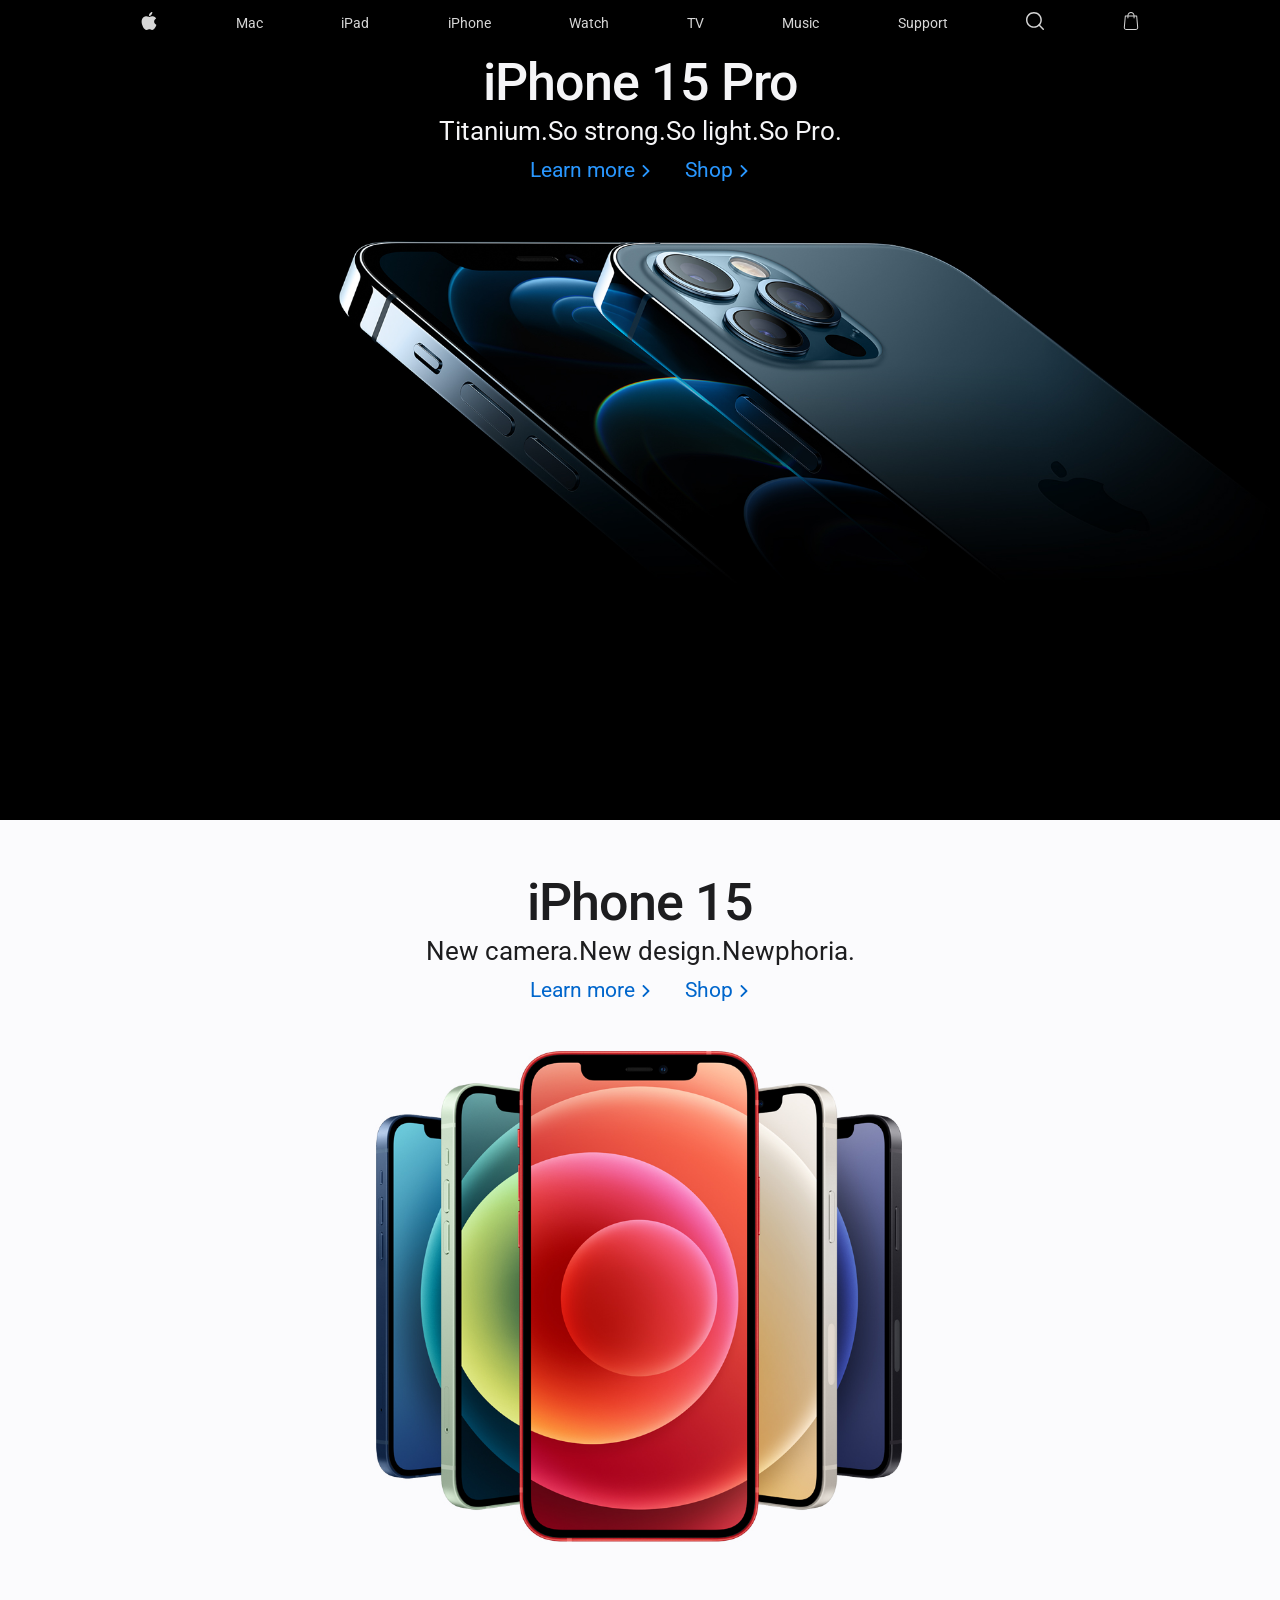
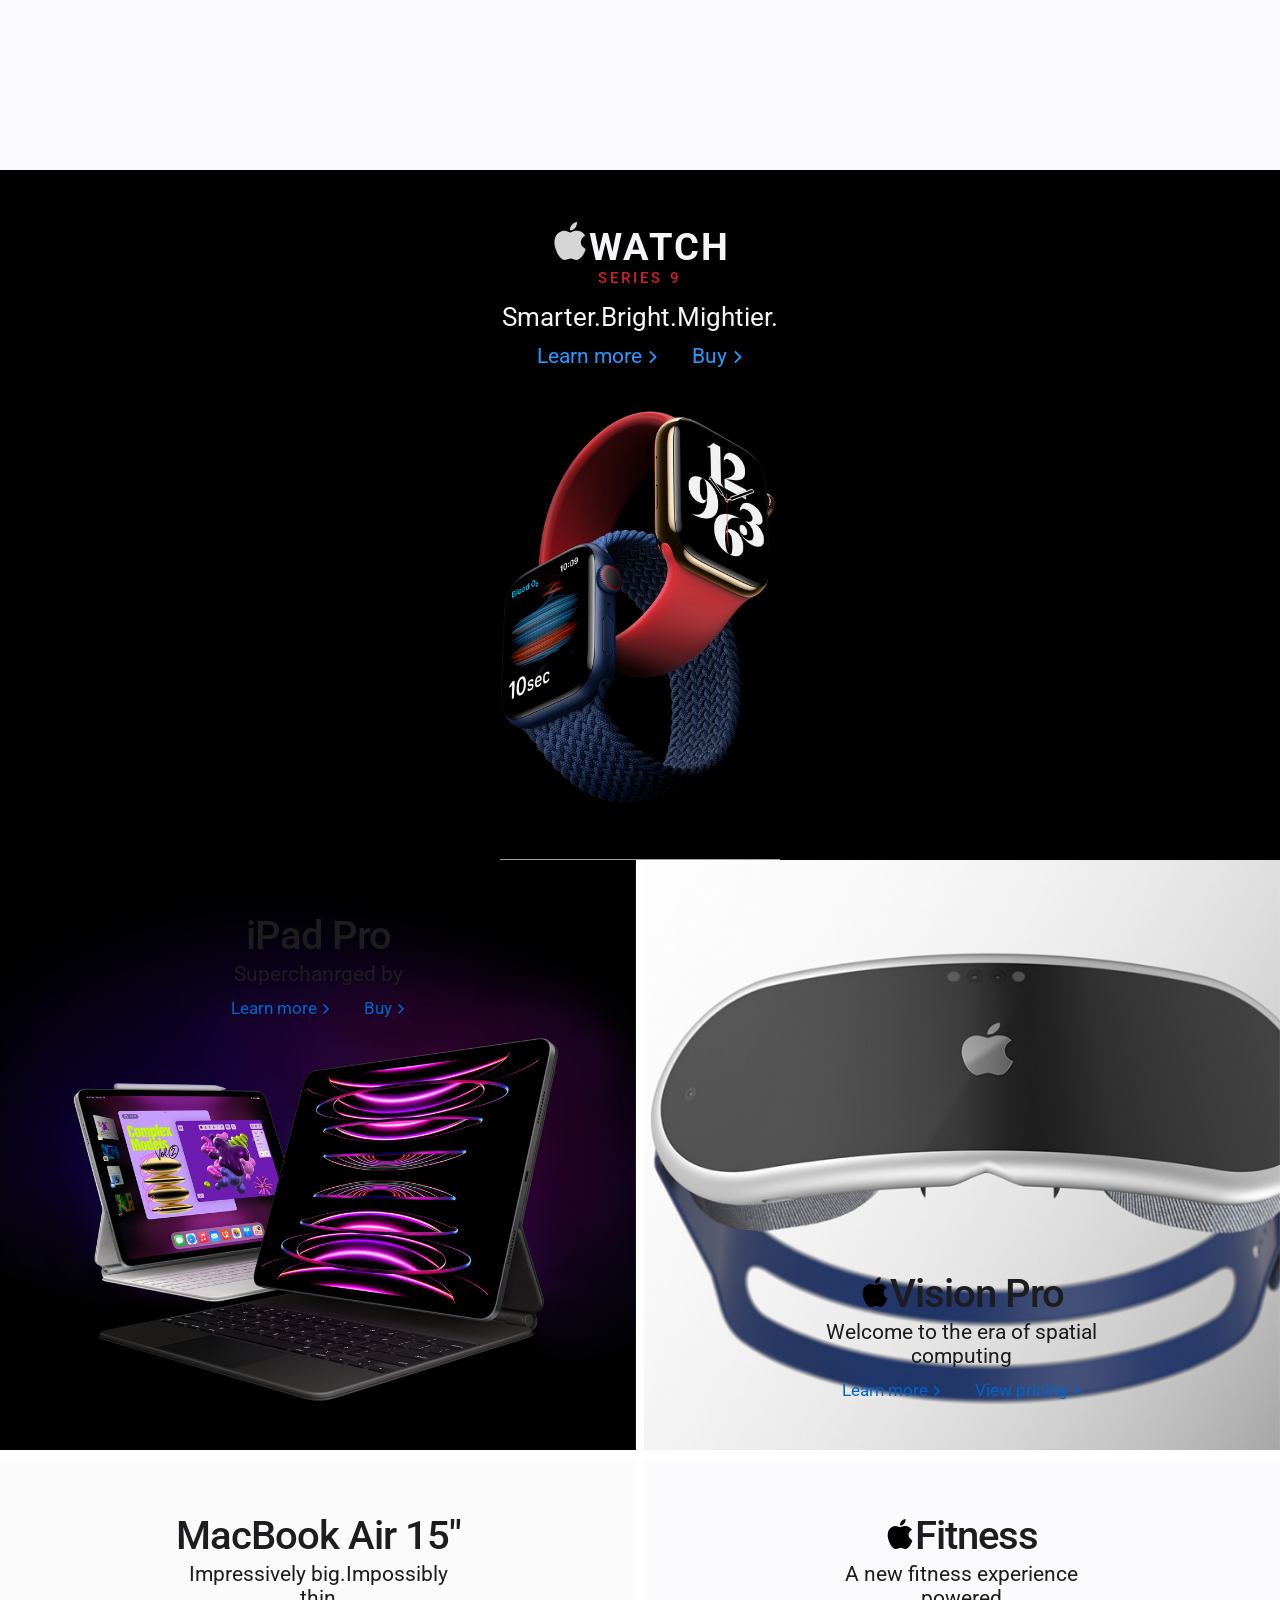
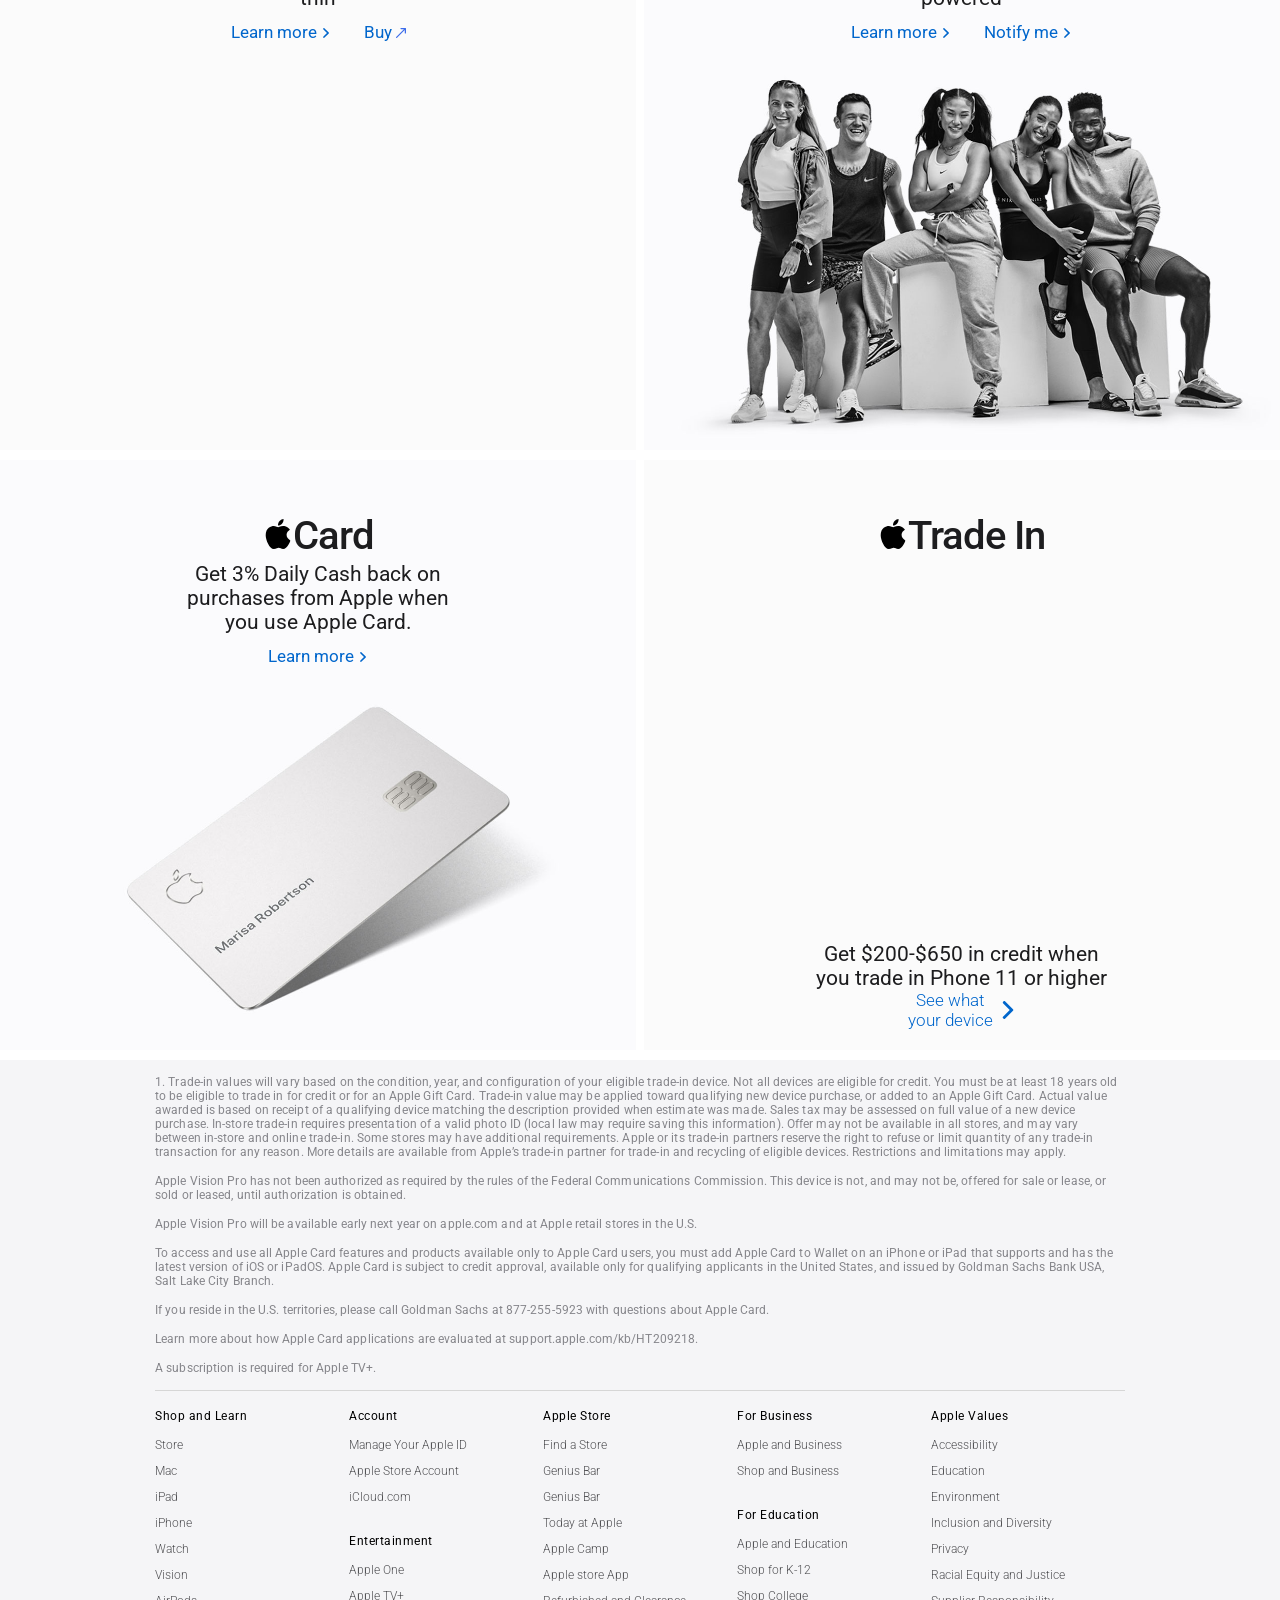
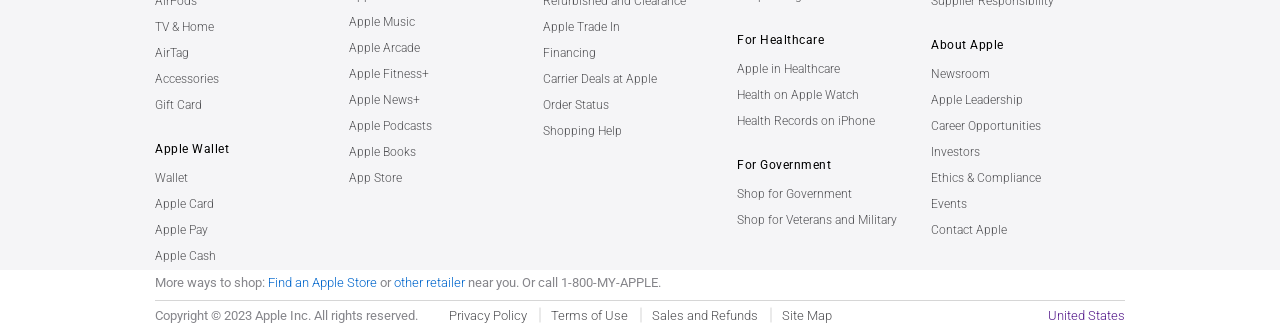
<file: index.html>
<!DOCTYPE html>
<html lang="en">
<head>
    <meta charset="UTF-8" />
    <meta name="viewport" content="width=device-width, initial-scale=1.0" />
    <link
    href="https://fonts.googleapis.com/css2?family=Roboto:wght@300;400;500;700&display=swap"
    rel="stylesheet"
    />
    <link rel="stylesheet" href="./css/main.css" />
    <title>Apple</title>
</head>
<body>

    <header>
    <ul>
        <li><img src="./svg/apple.svg" alt="apple" /></li>
        <li>Mac</li>
        <li>iPad</li>
        <li>iPhone</li>
        <li>Watch</li>
        <li>TV</li>
        <li>Music</li>
        <li>Support</li>
        <li><img src="./svg/search.svg" alt="search" /></li>
        <li><img src="./svg/shopping-bag.svg" alt="shopping bag" /></li>
    </ul>
    </header>

    
    <section class="section1">
    <div
        class="background"
        style="background-image: url(./img/iPhone\ 12.jpg)">
    </div>
    <div class="top__title">
        <h1>iPhone 15 Pro</h1>
        <h3>Titanium.So strong.So light.So Pro.</h3>
        <div class="top__title--links">
        <a href="">Learn more <img src="./svg/right-arrow-blue.svg" alt=""/></a>
        <a href="">Shop <img src="./svg/right-arrow-blue.svg" alt="" /></a>
        </div>
    </div>
    </section>

    <section class="section2">
    <div class="background" style="background-image: url(./img/s-2.jpg)"></div>
    <div class="top__title">
        <h1 class="black">iPhone 15</h1>
        <h3 class="black">New camera.New design.Newphoria.</h3>
        <div class="top__title--links">
        <a href="" class="dark-blue">Learn more <img src="./svg/right-arrow-darkBlue.svg" alt=""/></a>
        <a href="" class="dark-blue"
            >Shop <img src="./svg/right-arrow-darkBlue.svg" alt=""/></a>
        </div>
    </div>
    </section>

    <section class="section3">
    <div
        class="background"
        style="background-image: url(./img/s-3.jpg)"
    ></div>

    <div class="top__title">
        <h1><img src="./svg/apple.svg" alt="apple" />WATCH</h1>
        <h4>SERIES 9</h4>
        <h3>Smarter.Bright.Mightier.</h3>
        <div class="top__title--links">
        <a href=""
            >Learn more <img src="./svg/right-arrow-blue.svg" alt=""
        /></a>
        <a href="">Buy <img src="./svg/right-arrow-blue.svg" alt="" /></a>
        </div>
    </div>
    </section>

    <section class="section4">
    <div class="row">
        <div class="section4__item">
        <div
            class="background"
            style="background-image: url(./img/1.jpg)"
        ></div>

        <div class="top__title">
            <h1 class="black">iPad Pro</h1>
            <h3 class="black">Superchanrged by</h3>
            <div class="top__title--links">
            <a href="" class="dark-blue"
                >Learn more <img src="./svg/right-arrow-darkBlue.svg" alt=""
            /></a>
            <a href="" class="dark-blue"
                >Buy <img src="./svg/right-arrow-darkBlue.svg" alt=""
            /></a>
            </div>
        </div>
        </div>

        <div class="section4__item">
        <div
            class="background"
            style="background-image: url(./img/apple-vr-.jpg)"
        ></div>

        <div class="top__title">
            <div class="homePod">
            <h1 class="black"><img src="./svg/apple _black.svg" >Vision Pro</h1>
            <h3 class="black">
                Welcome to the era of spatial computing
            </h3>
            <div class="top__title--links">
                <a href="" class="dark-blue"
                >Learn more <img src="./svg/right-arrow-darkBlue.svg" alt=""
                /></a>
                <a href="" class="dark-blue"
                >View pricing
                <img src="./svg/right-arrow-darkBlue.svg" alt=""
                /></a>
            </div>
            </div>
        </div>
        </div>
    </div>

    <div class="row">
        <div class="section4__item">
        <div
            class="background one"
            style="background-image: url(https://avatars.mds.yandex.net/get-mpic/1865219/img_id1362056060197242477.jpeg/orig)"
        ></div>

        <div class="top__title">
            <h1 class="black">MacBook Air 15"</h1>
            <h3 class="black">
            Impressively big.Impossibly thin
            </h3>
            <div class="top__title--links">
            <a href="" class="dark-blue"
                >Learn more <img src="./svg/right-arrow-darkBlue.svg" alt=""
            /></a>
            <a href="" class="dark-blue"
                >Buy <img src="./svg/diagonal-arrow.svg" alt=""
            /></a>
            </div>
        </div>
        </div>

        <div class="section4__item">
        <div
            class="background"
            style="background-image: url(./img/s-4.4.jpg)"
        ></div>

        <div class="top__title">
            <h1 class="black">
            <img src="./svg/apple _black.svg" alt="apple" />Fitness
            </h1>
            <h3 class="black">
            A new fitness experience powered
            </h3>
            <div class="top__title--links">
            <a href="" class="dark-blue"
                >Learn more <img src="./svg/right-arrow-darkBlue.svg" alt=""
            /></a>
            <a href="" class="dark-blue"
                >Notify me <img src="./svg/right-arrow-darkBlue.svg" alt=""
            /></a>
            </div>
        </div>
        </div>
    </div>

    <div class="row">
        <div class="section4__item">
        <div
            class="background"
            style="background-image: url(./img/s-4.5.jpg)"
        ></div>

        <div class="top__title">
            <h1 class="black">
            <img src="./svg/apple _black.svg" alt="apple" />Card
            </h1>
            <h3 class="black">
            Get 3% Daily Cash back on purchases from Apple when you use Apple
            Card.
            </h3>
            <div class="top__title--links">
            <a href="" class="dark-blue"
                >Learn more <img src="./svg/right-arrow-darkBlue.svg" alt=""
            /></a>
            </div>
        </div>
        </div>

        <div class="section4__item">
        <div
            class="background"
            style="background-image: url(https://rbs-store.ru/thumb/2/OktgCJRxNDX2bJktKwcQVQ/1920c/d/apple-trade-in-2021.jpg)"
        ></div>

        <div class="top__title">
            <h1 class="black"><img src="./svg/apple _black.svg">Trade In</h1>
            <div class="subTitle">
            <h3 class="black">
                Get $200-$650 in credit when you trade in Phone 11 or higher
            </h3>
            <a href="" class="dark-blue"
            > See what your device  <img src="./svg/right-arrow-darkBlue.svg" alt=""
            /></a>
            </div>
        </div>
        </div>
</div>
    </section>


    <footer class="footer">
<div class="footer__wrapper">
        <ul>
        <li>1. Trade-in values will vary based on the condition, year, and configuration of your eligible trade-in device. Not all devices are eligible for credit. You must be at least 18 years old to be eligible to trade in for credit or for an Apple Gift Card. Trade-in value may be applied toward qualifying new device purchase, or added to an Apple Gift Card. Actual value awarded is based on receipt of a qualifying device matching the description provided when estimate was made. Sales tax may be assessed on full value of a new device purchase. In-store trade-in requires presentation of a valid photo ID (local law may require saving this information). Offer may not be available in all stores, and may vary between in-store and online trade-in. Some stores may have additional requirements. Apple or its trade-in partners reserve the right to refuse or limit quantity of any trade-in transaction for any reason. More details are available from Apple’s trade-in partner for trade-in and recycling of eligible devices. Restrictions and limitations may apply.</li>
        <li>
            Apple Vision Pro has not been authorized as required by the rules of the Federal Communications Commission. This device is not, and may not be, offered for sale or lease, or sold or leased, until authorization is obtained.
        </li>
<li>
            Apple Vision Pro will be available early next year on apple.com and at Apple retail stores in the U.S.
        </li>
        <li>
            To access and use all Apple Card features and products available only to Apple Card users, you must add Apple Card to Wallet on an iPhone or iPad that supports and has the latest version of iOS or iPadOS. Apple Card is subject to credit approval, available only for qualifying applicants in the United States, and issued by Goldman Sachs Bank USA, Salt Lake City Branch. 
        </li>
        <li>If you reside in the U.S. territories, please call Goldman Sachs at 877-255-5923 with questions about Apple Card.</li>
        <li>
            Learn more about how Apple Card applications are evaluated at support.apple.com/kb/HT209218.
        </li>
<li>
            A subscription is required for Apple TV+.
        </li>
        </ul>

        <div class="footer__links">
        <div class="footer__links--column">
            <div class="footer__links--column-title">Shop and Learn</div>
            <a href="">Store</a>
            <a href="">Mac</a>
            <a href="">iPad</a>
            <a href="">iPhone</a>
            <a href="">Watch</a>
            <a href="">Vision</a>
            <a href="">AirPods</a>
            <a href="">TV & Home</a>
            <a href="">AirTag</a>
            <a href="">Accessories</a>
            <a href="">Gift Card</a>
            <div class="footer__links--column-title">Apple Wallet</div>
            <a href="">Wallet</a>
            <a href="">Apple Card</a>
            <a href="">Apple Pay</a>
            <a href="">Apple Cash</a>
        </div>

        <div class="footer__links--column">
            <div class="footer__links--column-title">Account</div>
            <a href="">Manage Your Apple ID</a>
            <a href="">Apple Store Account</a>
            <a href="">iCloud.com</a>
            <div class="footer__links--column-title">Entertainment</div>
            <a href="">Apple One</a>
            <a href="">Apple TV+</a>
            <a href="">Apple Music</a>
            <a href="">Apple Arcade</a>
            <a href="">Apple Fitness+</a>
            <a href="">Apple News+</a>
            <a href="">Apple Podcasts</a>
            <a href="">Apple Books</a>
            <a href="">App Store</a>
        </div>

        <div class="footer__links--column">
            <div class="footer__links--column-title">Apple Store</div>
            <a href="">Find a Store</a>
            <a href="">Genius Bar</a>
            <a href="">Genius Bar</a>
            <a href="">Today at Apple</a>
            <a href="">Apple Camp</a>
            <a href="">Apple store App</a>
            <a href="">Refurbished and Clearance</a>
            <a href="">Apple Trade In</a>
            <a href="">Financing</a>
            <a href="">Carrier Deals at Apple</a>
            <a href="">Order Status</a>
            <a href="">Shopping Help</a>
        </div>

            <div class="footer__links--column">
            <div class="footer__links--column-title">For Business</div>
            <a href="">Apple and Business</a>
            <a href="">Shop and Business</a>
            <div class="footer__links--column-title">For Education</div>
            <a href="">Apple and Education</a>
            <a href="">Shop for K-12</a>
            <a href="">Shop College</a>
            <div class="footer__links--column-title">For Healthcare</div>
            <a href="">Apple in Healthcare</a>
            <a href="">Health on Apple Watch</a>
            <a href="">Health Records on iPhone</a>
            <div class="footer__links--column-title">For Government</div>
            <a href="">Shop for Government</a>
            <a href="">Shop for Veterans and Military</a>
        </div>

            <div class="footer__links--column">
            <div class="footer__links--column-title">Apple Values</div>
            <a href="">Accessibility</a>
            <a href="">Education</a>
            <a href="">Environment</a>
            <a href="">Inclusion and Diversity</a>
            <a href="">Privacy</a>
            <a href="">Racial Equity and Justice</a>
            <a href="">Supplier Responsibility</a>
            <div class="footer__links--column-title">About Apple</div>
            <a href="">Newsroom</a>
            <a href="">Apple Leadership</a>
            <a href="">Career Opportunities</a>
            <a href="">Investors</a>
            <a href="">Ethics & Compliance</a>
            <a href="">Events</a>
            <a href="">Contact Apple</a>
        </div>
        </div>

        <div class="footer__more">
        More ways to shop: <a href="">Find an Apple Store</a> or
        <a href="">other retailer</a> near you. Or call 1-800-MY-APPLE.
        </div>

        <div class="footer__copyright">
        <p>Copyright © 2023 Apple Inc. All rights reserved.</p>
        <a href="">United States</a>

        <div class="links">
            <a href="">Privacy Policy</a>
            <a href="">Terms of Use</a>
            <a href="">Sales and Refunds</a>
            <a href="">Site Map</a>
            </div>
        </div>
        </div>
    </div>
    </footer>
</body>
</html>
</file>
<file: css/main.css>
:root {
    --greyDark: #333333;
    --greyLight: #d6d6d6;
    --greyLight2: #a1a1a6;
    --white: #f5f5f7;
    --text: #1d1d1f;
    --blue: #0071e3;
    --a: #2997ff;
}

  * {
    margin: 0;
    padding: 0;
    -webkit-box-sizing: border-box;
            box-sizing: border-box;
}

body {
    font-family: "Roboto", sans-serif;
    font-size: 14px;
}

a {
    text-decoration: none;
    font-weight: 300;
}

a:hover {
    text-decoration: underline;
}

.black {
    color: var(--text) !important;
}

.dark-blue {
    color: #06c !important;
}

header {
    width: 100%;
    height: 45px;
    background: rgba(0, 0, 0, 0.8);
    position: fixed;
    top: 0;
    left: 0;
    z-index: 9999;
    -webkit-backdrop-filter: saturate(180%) blur(20px);
            backdrop-filter: saturate(180%) blur(20px);
}

header ul {
    height: 100%;
    width: 100%;
    max-width: 1000px;
    margin: auto;
    display: -webkit-box;
    display: -ms-flexbox;
    display: flex;
    -webkit-box-align: center;
        -ms-flex-align: center;
            align-items: center;
    -webkit-box-pack: justify;
        -ms-flex-pack: justify;
            justify-content: space-between;
    color: var(--greyLight);
}

header ul li {
    cursor: pointer;
    list-style: none;
}

header ul li:hover {
    color: #fff;
}

header ul li img {
    width: 18px;
    height: 18px;
}

.information {
    height: 45px;
    width: 100%;
    background: var(--blue);
    text-align: center;
    line-height: 45px;
    margin-top: 45px;
}

.information img {
    width: 10px;
}

.information a {
    color: #fff;
}

.information-2 {
    background: #fff;
    color: var(--text);
    margin: 0;
}

.information-2 a {
    color: var(--blue);
}

.top__title {
    margin-top: 52px;
    color: var(--white);
    text-align: center;
    z-index: 3;
}

.top__title h1 {
    font-size: 52px;
    font-weight: 500;
    letter-spacing: -1px;
}

.top__title h3 {
    margin-top: 3px;
    font-size: 26px;
    font-weight: 400;
}

.top__title h4 {
    font-size: 15px;
    font-weight: 500;
    letter-spacing: 3px;
    margin-bottom: 15px;
    color: #d01f2a;
}

.top__title--links {
    margin-top: 12px;
}

.top__title--links a {
    font-size: 21px;
    font-weight: 400;
    color: var(--a);
}

.top__title--links a:nth-child(2) {
    margin-left: 30px;
}

.top__title--links a img {
    width: 12px;
}

.bottom__title {
    position: absolute;
    left: 50%;
    -webkit-transform: translateX(-50%);
            transform: translateX(-50%);
    bottom: 50px;
    text-align: center;
    z-index: 3;
}

.bottom__title h2 {
    font-size: 21px;
    font-weight: 400;
    line-height: 30px;
    color: var(--greyLight2);
}

.bottom__title h2:nth-child(1) {
    color: var(--white);
    font-weight: 600;
}

.bottom__title h2:nth-child(4) {
    margin-top: 20px;
}

.background {
    position: absolute;
    bottom: 0;
    left: 0;
    width: 100%;
    height: 120%;
    background-size: cover;
    background-position: center;
    z-index: -1;
}

.section1 {
    height: 820px;
    width: 100%;
    position: relative;
    overflow: hidden;
}

.section1 .background {
    top: -13%;
}

.section2 {
    height: 950px;
    position: relative;
    width: 100%;
    overflow: hidden;
}

.section2 .background {
    top: -13%;
}

.section3 {
    width: 100%;
    height: 690px;
    overflow: hidden;
    position: relative;
    background: #000;
}

.section3 h1 {
    font-size: 38px;
    font-weight: 700;
    letter-spacing: 2px;
}

.section3 h1 img {
    width: 38px;
}

.section3 .background {
    width: 280px;
    height: 450px;
    left: 50%;
    -webkit-transform: translateX(-50%);
            transform: translateX(-50%);
    z-index: 1;
}

.section4 {
    width: 100%;
    display: -webkit-box;
    display: -ms-flexbox;
    display: flex;
    -webkit-box-orient: vertical;
    -webkit-box-direction: normal;
        -ms-flex-direction: column;
            flex-direction: column;
    overflow: hidden;
}

.section4 .row {
    width: 100%;
    display: -webkit-box;
    display: -ms-flexbox;
    display: flex;
    -webkit-box-align: center;
        -ms-flex-align: center;
            align-items: center;
    -webkit-box-pack: justify;
        -ms-flex-pack: justify;
            justify-content: space-between;
    margin-bottom: 10px;
}

.section4__item {
    height: 590px;
    -webkit-box-flex: 0.497;
        -ms-flex: 0.497;
            flex: 0.497;
    position: relative;
    overflow: hidden;
    display: -webkit-box;
    display: -ms-flexbox;
    display: flex;
    width: 100%;
    -webkit-box-pack: center;
        -ms-flex-pack: center;
            justify-content: center;
    background: #fbfbfb;
}

.section4__item h1 {
    font-size: 40px;
}

.section4__item h1 img {
    width: 30px;
}

.section4__item h3 {
    max-width: 298px;
    font-size: 21px;
    font-weight: 400;
}

.section4__item h4 {
    font-size: 12px;
    letter-spacing: normal;
    margin-bottom: 0;
}

.section4__item a {
    font-size: 17px;
}

.section4__item a img {
    width: 10px;
}

.section4__item .background {
    height: 100%;
    left: 50%;
    -webkit-transform: translateX(-50%);
            transform: translateX(-50%);
    z-index: 2;
}

.section4__item .homePod {
    position: absolute;
    left: 50%;
    -webkit-transform: translateX(-50%);
            transform: translateX(-50%);
    bottom: 50px;
}

.section4__item .one {
    width: 550px;
    height: 350px;
}

.section4__item .subTitle {
    position: absolute;
    bottom: 30px;
    left: 50%;
    -webkit-transform: translateX(-50%);
            transform: translateX(-50%);
}

.section4__item .subTitle a {
    height: 20px;
    width: 110px;
    margin: auto;
    margin-top: 10px;
    color: #000;
    display: -webkit-box;
    display: -ms-flexbox;
    display: flex;
    -webkit-box-align: center;
        -ms-flex-align: center;
            align-items: center;
}
.section4__item .subTitle a img {
    width: 18px;
    margin-left: 5px;
}
.footer {
    width: 100%;
    height: 810px;
    background: var(--white);
    display: -webkit-box;
    display: -ms-flexbox;
    display: flex;
    -webkit-box-pack: center;
        -ms-flex-pack: center;
            justify-content: center;
}
.footer__wrapper {
    width: 970px;
}
.footer ul {
    font-size: 12px;
    list-style: none;
    color: #86868b;
    border-bottom: 1px solid var(--greyLight);
}

.footer ul li {
    margin: 15px 0;
    letter-spacing: 0.1px;
}
.footer__links {
    width: 100%;
    display: -webkit-box;
    display: -ms-flexbox;
    display: flex;
}

.footer__links--column {
    width: 200px;
    display: -webkit-box;
    display: -ms-flexbox;
    display: flex;
    -webkit-box-orient: vertical;
    -webkit-box-direction: normal;
        -ms-flex-direction: column;
            flex-direction: column;
}
.footer__links--column-title {
    font-weight: 400;
    font-size: 12px;
    margin-top: 18px;
    margin-bottom: 15px;
    letter-spacing: 0.5px;
}

.footer__links--column a {
    font-size: 12px;
    color: #515154;
    margin-bottom: 12px;
}

.footer__more {
    font-size: 13px;
    color: #86868b;
    padding-bottom: 10px;
    border-bottom: 1px solid var(--greyLight);
}

.footer__more a {
    color: #06c;
}

.footer__copyright {
    width: 100%;
    height: 20px;
    display: -webkit-box;
    display: -ms-flexbox;
    display: flex;
    -webkit-box-align: center;
        -ms-flex-align: center;
            align-items: center;
    -webkit-box-pack: justify;
        -ms-flex-pack: justify;
            justify-content: space-between;
    font-size: 13px;
    color: #86868b;
    margin-top: 4px;
    position: relative;
}

.footer__copyright .links {
    position: absolute;
    top: 50%;
    left: 50%;
    -webkit-transform: translate(-50%, -50%);
            transform: translate(-50%, -50%);
}

.footer__copyright .links a {
    padding: 0 10px;
    color: #515154;
    border-left: 1px solid var(--greyLight);
}

.footer__copyright .links a:nth-child(1) {
    border: none;
}
</file>
